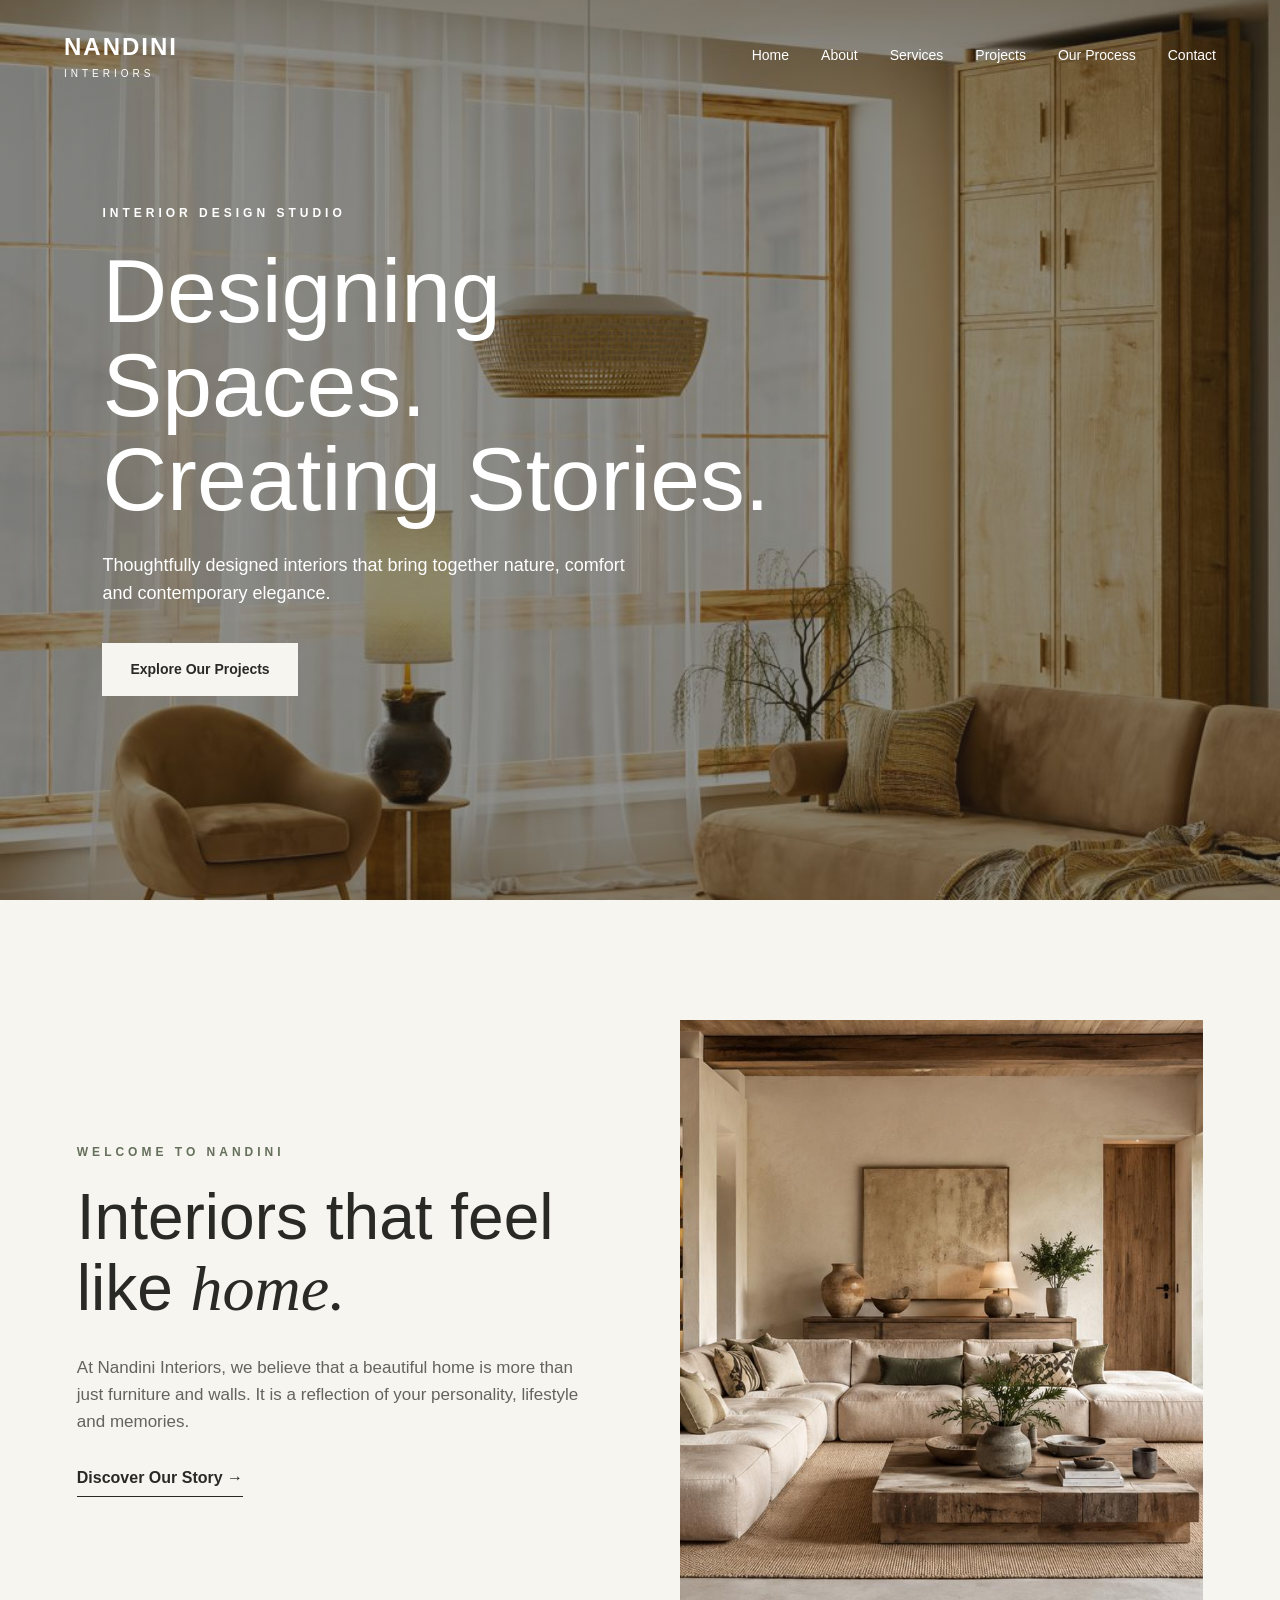
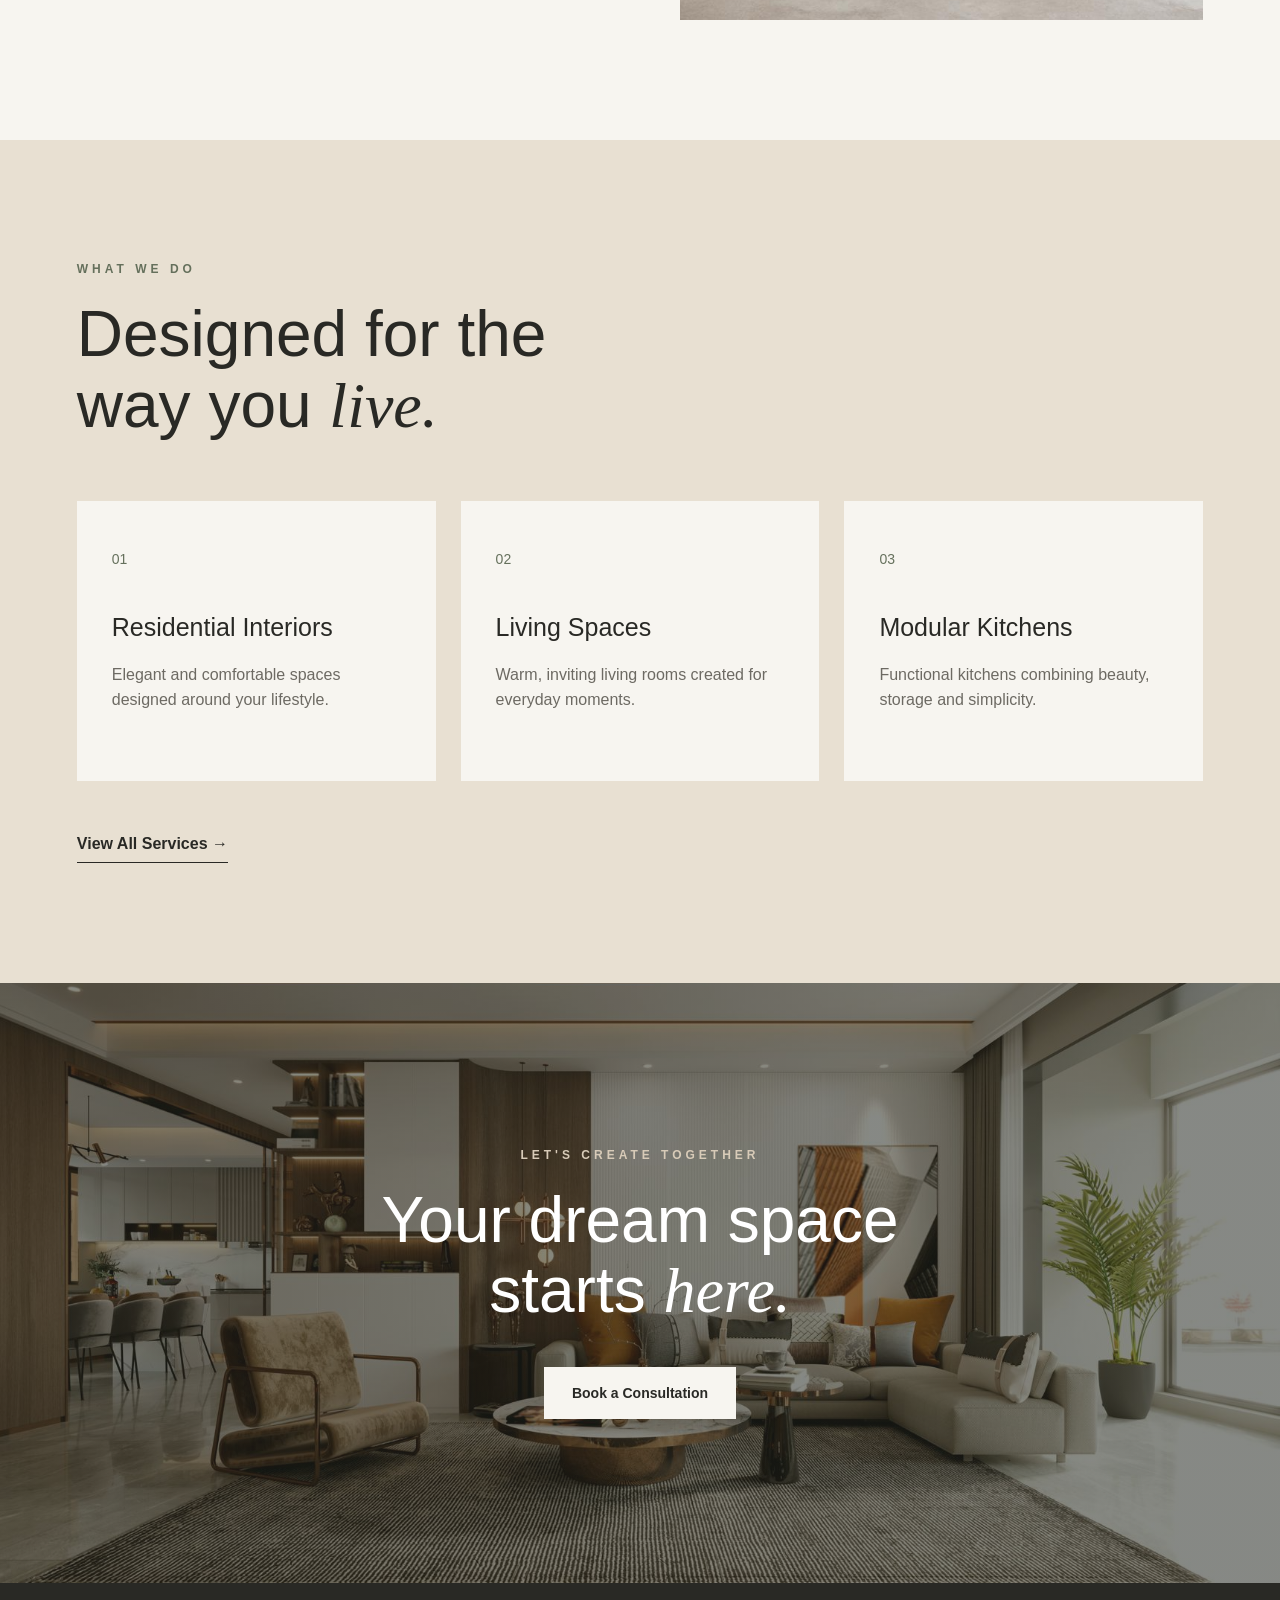
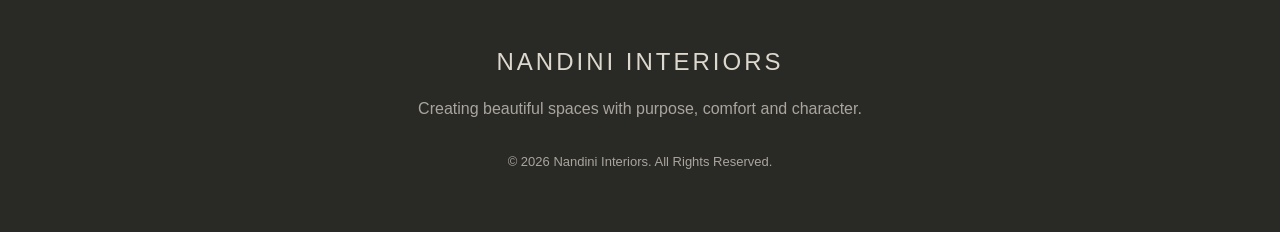
<file: index.html>
<!DOCTYPE html>
<html lang="en">
<head>
    <meta charset="UTF-8">
    <meta name="viewport" content="width=device-width, initial-scale=1.0">

    <title>Nandini Interiors | Interior Design Studio</title>

    <link rel="stylesheet" href="css/style.css">
</head>

<body>

    <!-- Navigation -->
    <header>
        <nav class="navbar">

            <div class="logo">
                NANDINI<span>INTERIORS</span>
            </div>

            <ul class="nav-links">
                <li><a href="index.html">Home</a></li>
                <li><a href="about.html">About</a></li>
                <li><a href="services.html">Services</a></li>
                <li><a href="projects.html">Projects</a></li>
                <li><a href="process.html">Our Process</a></li>
                <li><a href="contact.html">Contact</a></li>
            </ul>

            <button class="menu-btn">☰</button>

        </nav>
    </header>


    <!-- Hero Section -->
    <main>

        <section class="hero">

            <div class="hero-content">

                <p class="small-title">
                    INTERIOR DESIGN STUDIO
                </p>

                <h1>
                    Designing Spaces.<br>
                    Creating Stories.
                </h1>

                <p class="hero-text">
                    Thoughtfully designed interiors that bring together
                    nature, comfort and contemporary elegance.
                </p>

                <a href="projects.html" class="hero-btn">
                    Explore Our Projects
                </a>

            </div>

        </section>


        <!-- Introduction -->
        <section class="intro">

            <div class="intro-text">

                <p class="section-label">WELCOME TO NANDINI</p>

                <h2>
                    Interiors that feel<br>
                    like <em>home.</em>
                </h2>

                <p>
                    At Nandini Interiors, we believe that a beautiful
                    home is more than just furniture and walls.
                    It is a reflection of your personality, lifestyle
                    and memories.
                </p>

                <a href="about.html" class="text-link">
                    Discover Our Story →
                </a>

            </div>

            <div class="intro-image">
                <img src="images/living-room.jpg"
                     alt="Nandini Interiors living room">
            </div>

        </section>


        <!-- Services Preview -->
        <section class="services-preview">

            <div class="section-heading">

                <p class="section-label">WHAT WE DO</p>

                <h2>
                    Designed for the<br>
                    way you <em>live.</em>
                </h2>

            </div>

            <div class="service-cards">

                <div class="service-card">
                    <span>01</span>
                    <h3>Residential Interiors</h3>
                    <p>
                        Elegant and comfortable spaces
                        designed around your lifestyle.
                    </p>
                </div>

                <div class="service-card">
                    <span>02</span>
                    <h3>Living Spaces</h3>
                    <p>
                        Warm, inviting living rooms created
                        for everyday moments.
                    </p>
                </div>

                <div class="service-card">
                    <span>03</span>
                    <h3>Modular Kitchens</h3>
                    <p>
                        Functional kitchens combining
                        beauty, storage and simplicity.
                    </p>
                </div>

            </div>

            <a href="services.html" class="text-link">
                View All Services →
            </a>

        </section>


        <!-- Call To Action -->
        <section class="cta">

            <div class="cta-content">

                <p class="section-label">LET'S CREATE TOGETHER</p>

                <h2>
                    Your dream space<br>
                    starts <em>here.</em>
                </h2>

                <a href="contact.html" class="hero-btn">
                    Book a Consultation
                </a>

            </div>

        </section>

    </main>


    <!-- Footer -->
    <footer>

        <div class="footer-logo">
            NANDINI INTERIORS
        </div>

        <p>
            Creating beautiful spaces with purpose,
            comfort and character.
        </p>

        <p class="copyright">
            © 2026 Nandini Interiors. All Rights Reserved.
        </p>

    </footer>


    <script src="js/script.js"></script>

</body>
</html>
</file>
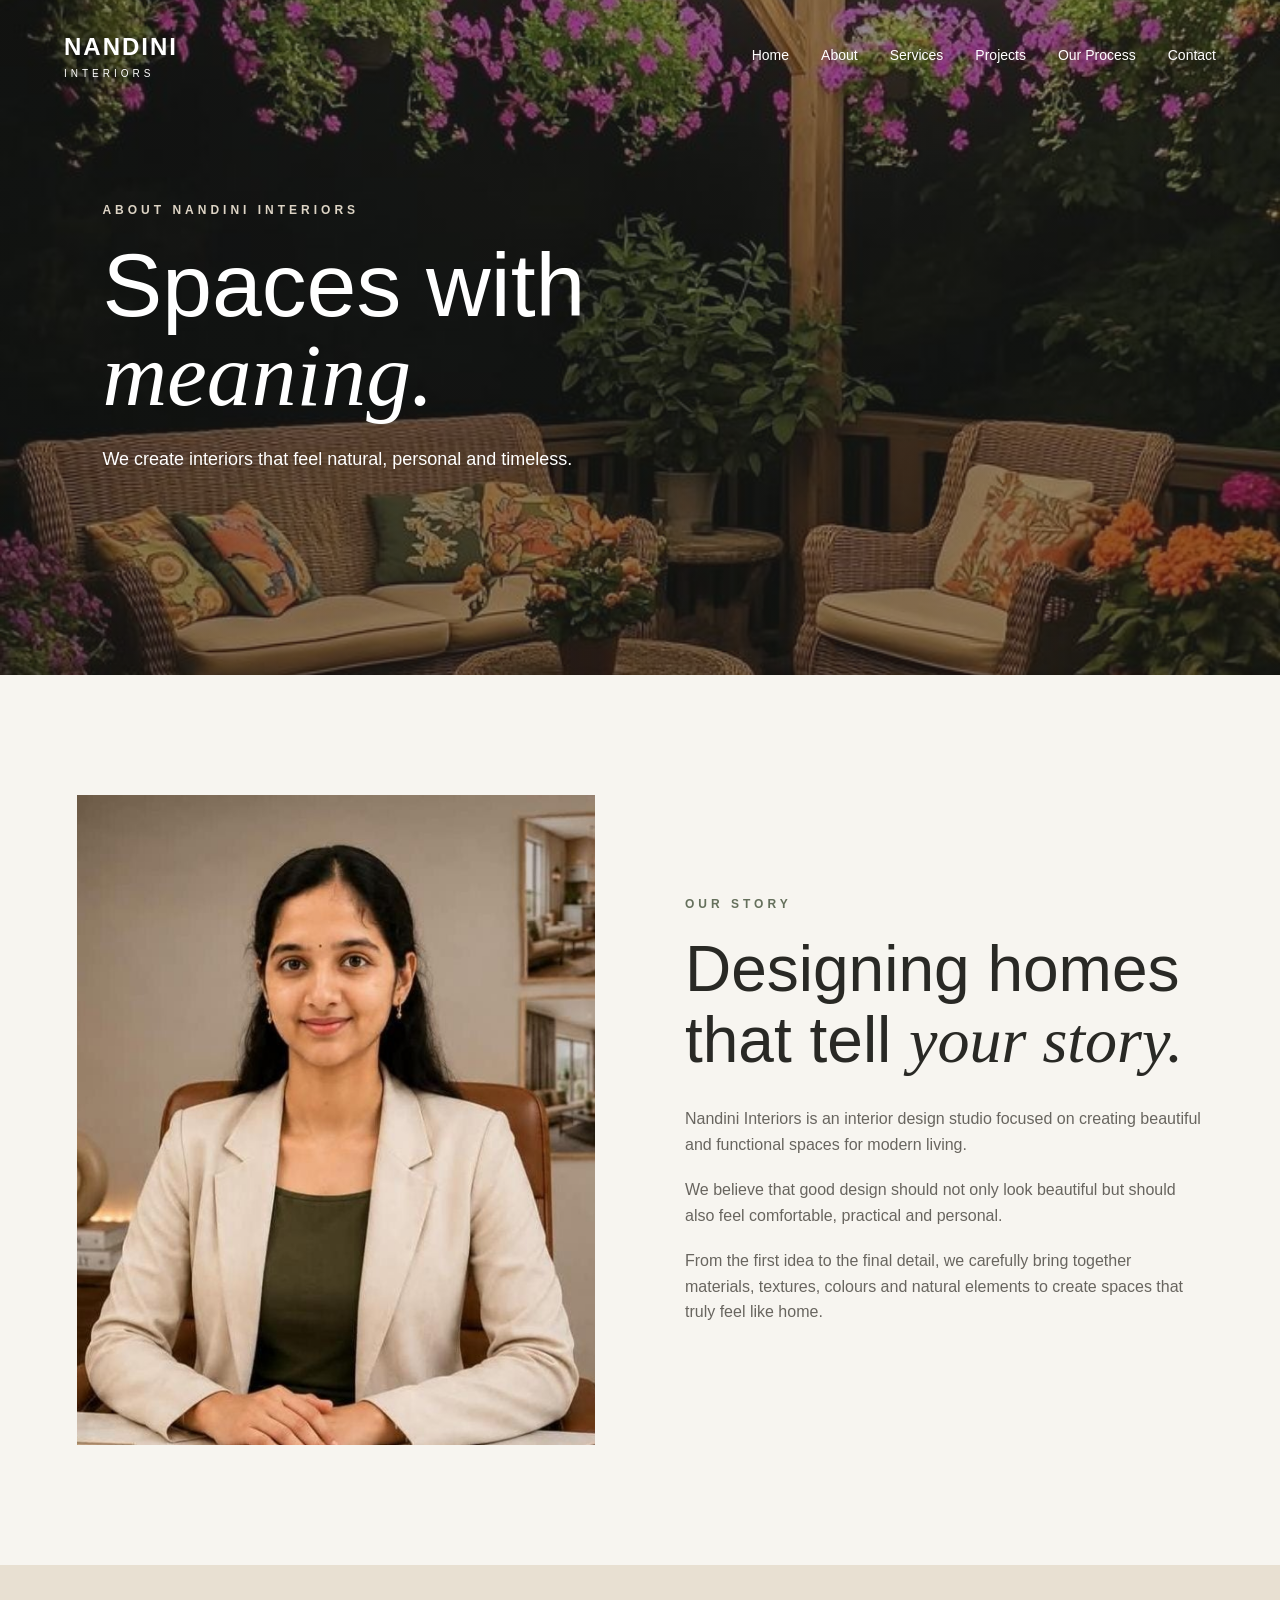
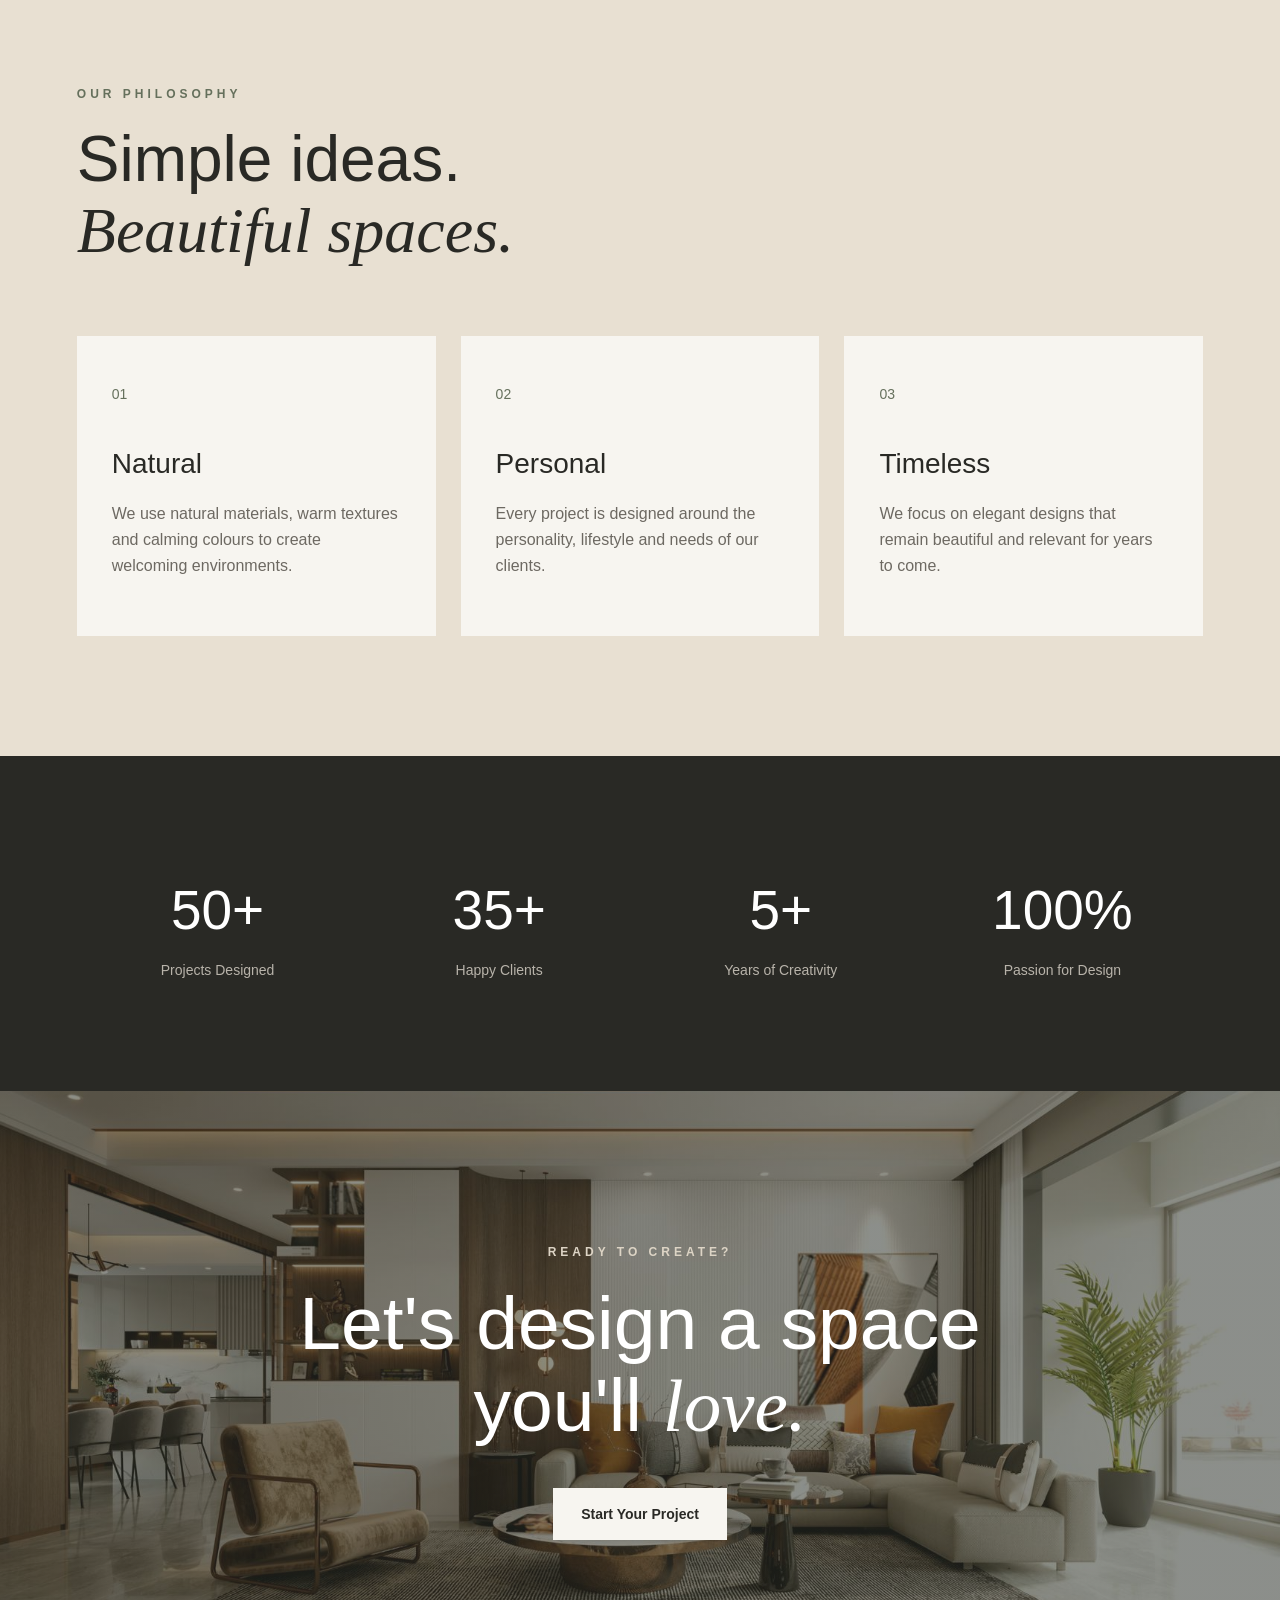
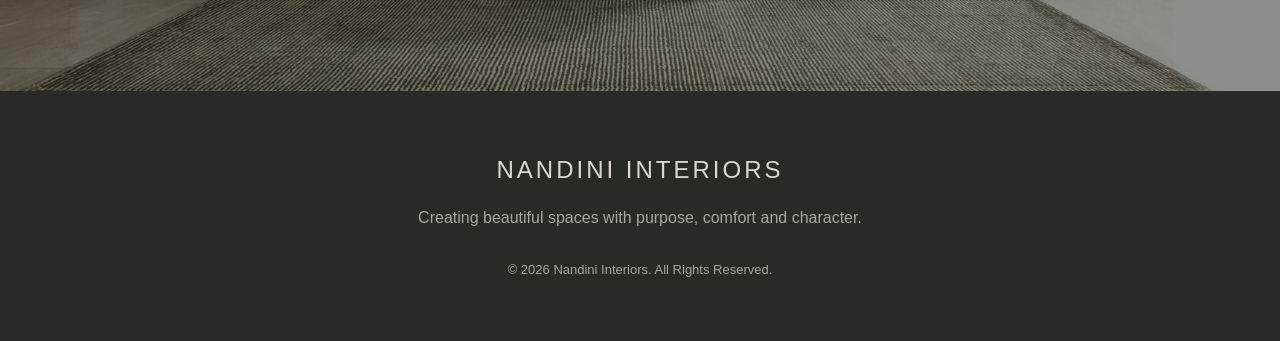
<file: about.html>
<!DOCTYPE html>
<html lang="en">

<head>
    <meta charset="UTF-8">
    <meta name="viewport" content="width=device-width, initial-scale=1.0">

    <title>About Us | Nandini Interiors</title>

    <link rel="stylesheet" href="css/style.css">
</head>

<body>

    <!-- Navigation -->
    <header>

        <nav class="navbar">

            <div class="logo">
                NANDINI
                <span>INTERIORS</span>
            </div>

            <ul class="nav-links">

                <li>
                    <a href="index.html">Home</a>
                </li>

                <li>
                    <a href="about.html">About</a>
                </li>

                <li>
                    <a href="services.html">Services</a>
                </li>

                <li>
                    <a href="projects.html">Projects</a>
                </li>

                <li>
                    <a href="process.html">Our Process</a>
                </li>

                <li>
                    <a href="contact.html">Contact</a>
                </li>

            </ul>

            <button class="menu-btn">☰</button>

        </nav>

    </header>


    <!-- About Hero -->

    <section class="about-hero">

        <div class="about-hero-content">

            <p class="section-label">
                ABOUT NANDINI INTERIORS
            </p>

            <h1>
                Spaces with<br>
                <em>meaning.</em>
            </h1>

            <p>
                We create interiors that feel natural,
                personal and timeless.
            </p>

        </div>

    </section>


    <!-- Our Story -->

    <section class="about-story">

        <div class="about-story-image">

            <img src="images/about.jpg"
                 alt="Nandini Interiors design">

        </div>


        <div class="about-story-content">

            <p class="section-label">
                OUR STORY
            </p>

            <h2>
                Designing homes<br>
                that tell <em>your story.</em>
            </h2>

            <p>
                Nandini Interiors is an interior design studio
                focused on creating beautiful and functional
                spaces for modern living.
            </p>

            <p>
                We believe that good design should not only
                look beautiful but should also feel comfortable,
                practical and personal.
            </p>

            <p>
                From the first idea to the final detail,
                we carefully bring together materials,
                textures, colours and natural elements to
                create spaces that truly feel like home.
            </p>

        </div>

    </section>


    <!-- Design Philosophy -->

    <section class="philosophy">

        <div class="philosophy-heading">

            <p class="section-label">
                OUR PHILOSOPHY
            </p>

            <h2>
                Simple ideas.<br>
                <em>Beautiful spaces.</em>
            </h2>

        </div>


        <div class="philosophy-cards">

            <div class="philosophy-card">

                <span>01</span>

                <h3>Natural</h3>

                <p>
                    We use natural materials, warm textures
                    and calming colours to create welcoming
                    environments.
                </p>

            </div>


            <div class="philosophy-card">

                <span>02</span>

                <h3>Personal</h3>

                <p>
                    Every project is designed around the
                    personality, lifestyle and needs of our
                    clients.
                </p>

            </div>


            <div class="philosophy-card">

                <span>03</span>

                <h3>Timeless</h3>

                <p>
                    We focus on elegant designs that remain
                    beautiful and relevant for years to come.
                </p>

            </div>

        </div>

    </section>


    <!-- Numbers -->

    <section class="numbers">

        <div class="number-box">

            <h2>50+</h2>

            <p>
                Projects Designed
            </p>

        </div>


        <div class="number-box">

            <h2>35+</h2>

            <p>
                Happy Clients
            </p>

        </div>


        <div class="number-box">

            <h2>5+</h2>

            <p>
                Years of Creativity
            </p>

        </div>


        <div class="number-box">

            <h2>100%</h2>

            <p>
                Passion for Design
            </p>

        </div>

    </section>


    <!-- Call To Action -->

    <section class="about-cta">

        <p class="section-label">
            READY TO CREATE?
        </p>

        <h2>
            Let's design a space<br>
            you'll <em>love.</em>
        </h2>

        <a href="contact.html" class="hero-btn">
            Start Your Project
        </a>

    </section>


    <!-- Footer -->

    <footer>

        <div class="footer-logo">
            NANDINI INTERIORS
        </div>

        <p>
            Creating beautiful spaces with purpose,
            comfort and character.
        </p>

        <p class="copyright">
            © 2026 Nandini Interiors. All Rights Reserved.
        </p>

    </footer>


    <script src="js/script.js"></script>

</body>

</html>
</file>
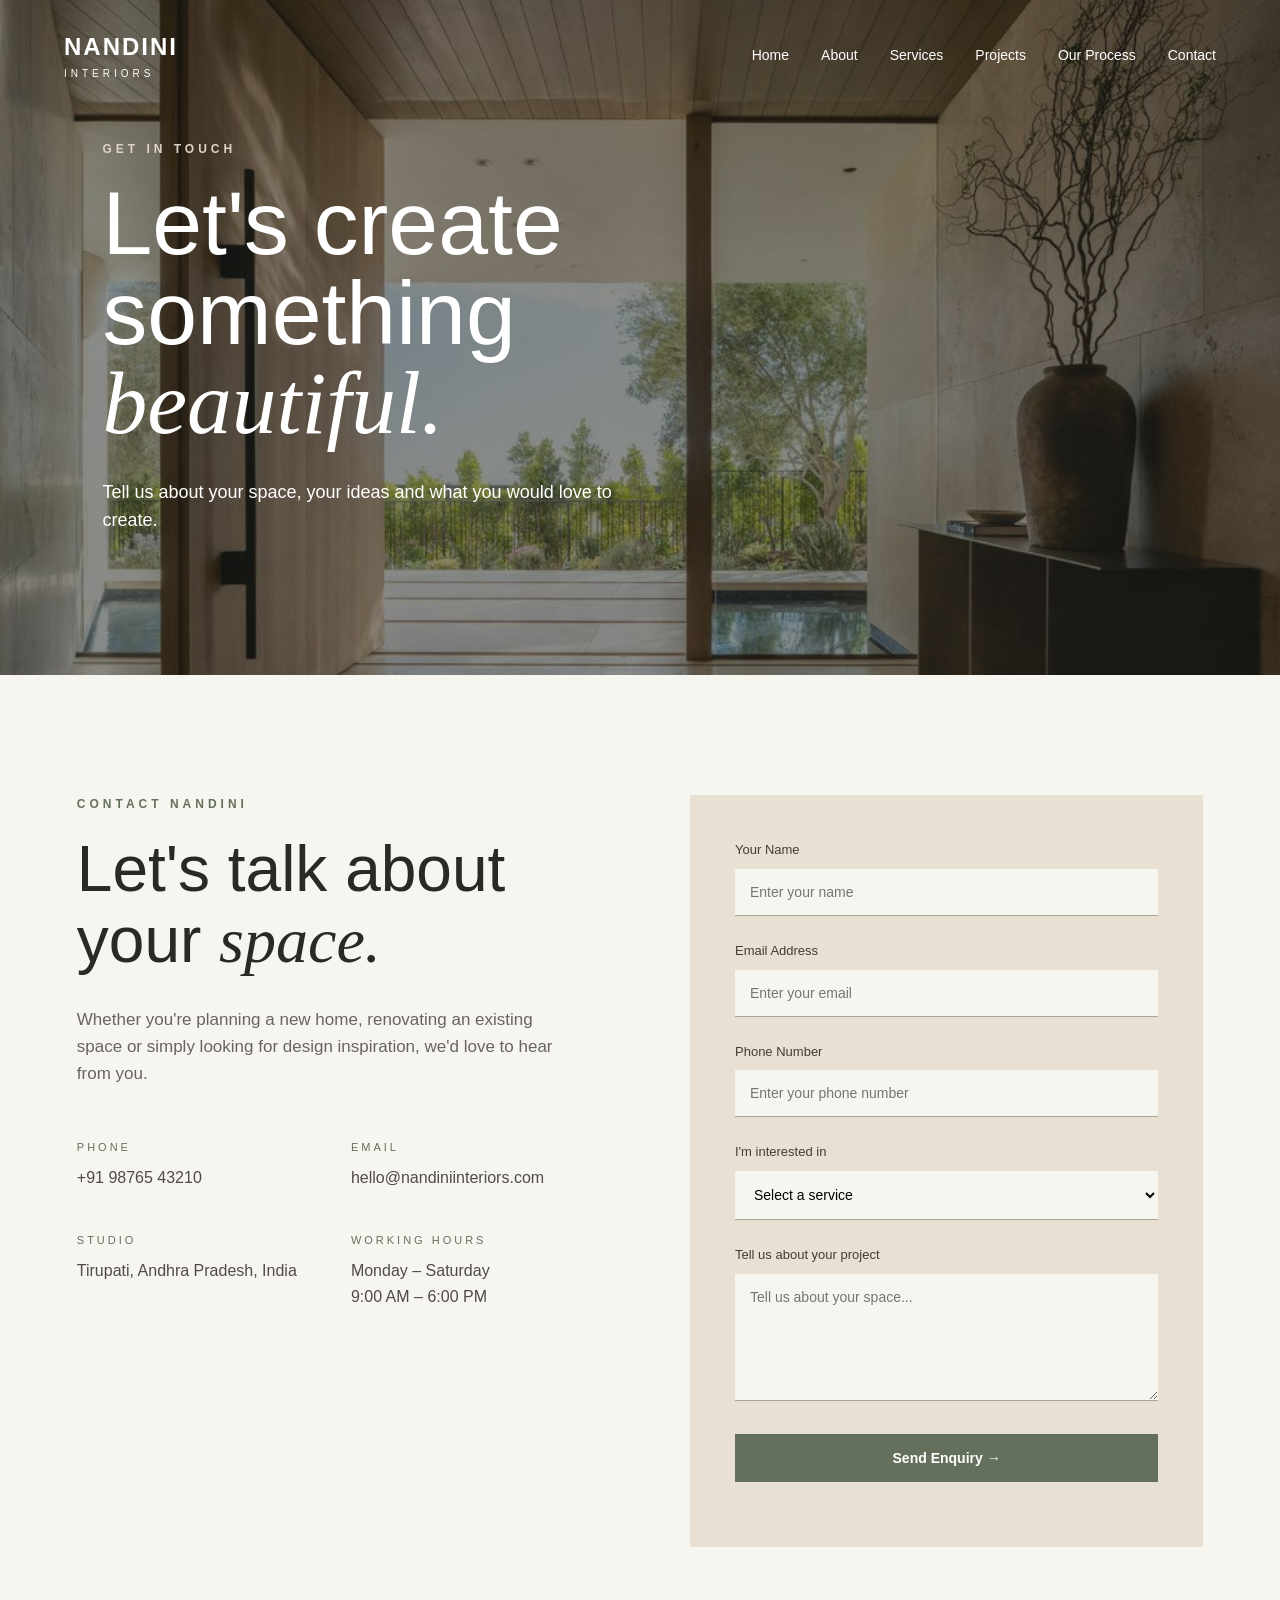
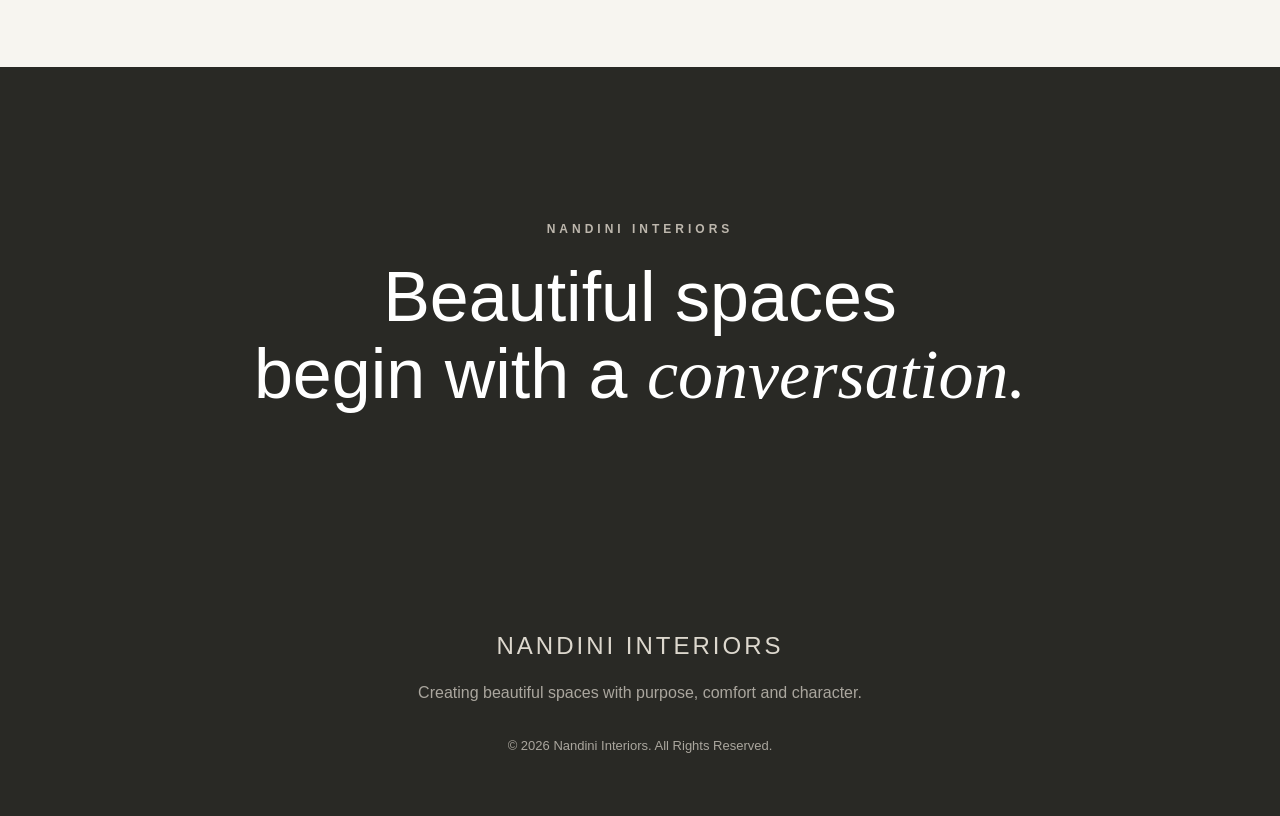
<file: contact.html>
<!DOCTYPE html>
<html lang="en">

<head>
    <meta charset="UTF-8">
    <meta name="viewport" content="width=device-width, initial-scale=1.0">

    <title>Contact | Nandini Interiors</title>

    <link rel="stylesheet" href="css/style.css">
</head>

<body>

    <!-- Navigation -->
    <header>

        <nav class="navbar">

            <div class="logo">
                NANDINI
                <span>INTERIORS</span>
            </div>

            <ul class="nav-links">

                <li><a href="index.html">Home</a></li>

                <li><a href="about.html">About</a></li>

                <li><a href="services.html">Services</a></li>

                <li><a href="projects.html">Projects</a></li>

                <li><a href="process.html">Our Process</a></li>

                <li><a href="contact.html">Contact</a></li>

            </ul>

            <button class="menu-btn">☰</button>

        </nav>

    </header>


    <!-- Contact Hero -->

    <section class="contact-hero">

        <div class="contact-hero-content">

            <p class="section-label">
                GET IN TOUCH
            </p>

            <h1>
                Let's create<br>
                something <em>beautiful.</em>
            </h1>

            <p>
                Tell us about your space, your ideas and
                what you would love to create.
            </p>

        </div>

    </section>


    <!-- Contact Section -->

    <section class="contact-section">

        <!-- Contact Information -->

        <div class="contact-info">

            <p class="section-label">
                CONTACT NANDINI
            </p>

            <h2>
                Let's talk about<br>
                your <em>space.</em>
            </h2>

            <p class="contact-description">
                Whether you're planning a new home, renovating
                an existing space or simply looking for design
                inspiration, we'd love to hear from you.
            </p>


            <div class="contact-details">

                <div class="contact-item">

                    <span>PHONE</span>

                    <p>+91 98765 43210</p>

                </div>


                <div class="contact-item">

                    <span>EMAIL</span>

                    <p>hello@nandiniinteriors.com</p>

                </div>


                <div class="contact-item">

                    <span>STUDIO</span>

                    <p>
                        Tirupati, Andhra Pradesh, India
                    </p>

                </div>


                <div class="contact-item">

                    <span>WORKING HOURS</span>

                    <p>
                        Monday – Saturday<br>
                        9:00 AM – 6:00 PM
                    </p>

                </div>

            </div>

        </div>


        <!-- Contact Form -->

        <div class="contact-form-container">

            <form id="contactForm">

                <div class="form-group">

                    <label for="name">
                        Your Name
                    </label>

                    <input
                        type="text"
                        id="name"
                        name="name"
                        placeholder="Enter your name"
                    >

                    <small class="error-message" id="nameError"></small>

                </div>


                <div class="form-group">

                    <label for="email">
                        Email Address
                    </label>

                    <input
                        type="email"
                        id="email"
                        name="email"
                        placeholder="Enter your email"
                    >

                    <small class="error-message" id="emailError"></small>

                </div>


                <div class="form-group">

                    <label for="phone">
                        Phone Number
                    </label>

                    <input
                        type="tel"
                        id="phone"
                        name="phone"
                        placeholder="Enter your phone number"
                    >

                    <small class="error-message" id="phoneError"></small>

                </div>


                <div class="form-group">

                    <label for="service">
                        I'm interested in
                    </label>

                    <select id="service" name="service">

                        <option value="">
                            Select a service
                        </option>

                        <option value="home">
                            Complete Home Interior
                        </option>

                        <option value="living">
                            Living Room
                        </option>

                        <option value="bedroom">
                            Bedroom
                        </option>

                        <option value="kitchen">
                            Modular Kitchen
                        </option>

                        <option value="office">
                            Office Interior
                        </option>

                    </select>

                    <small class="error-message" id="serviceError"></small>

                </div>


                <div class="form-group">

                    <label for="message">
                        Tell us about your project
                    </label>

                    <textarea
                        id="message"
                        name="message"
                        rows="6"
                        placeholder="Tell us about your space..."
                    ></textarea>

                    <small class="error-message" id="messageError"></small>

                </div>


                <button
                    type="submit"
                    class="form-submit"
                >
                    Send Enquiry →
                </button>


                <p id="formSuccess" class="form-success"></p>

            </form>

        </div>

    </section>


    <!-- Final CTA -->

    <section class="contact-bottom">

        <p class="section-label">
            NANDINI INTERIORS
        </p>

        <h2>
            Beautiful spaces<br>
            begin with a <em>conversation.</em>
        </h2>

    </section>


    <!-- Footer -->

    <footer>

        <div class="footer-logo">
            NANDINI INTERIORS
        </div>

        <p>
            Creating beautiful spaces with purpose,
            comfort and character.
        </p>

        <p class="copyright">
            © 2026 Nandini Interiors. All Rights Reserved.
        </p>

    </footer>


    <script src="js/script.js"></script>

</body>

</html>
</file>
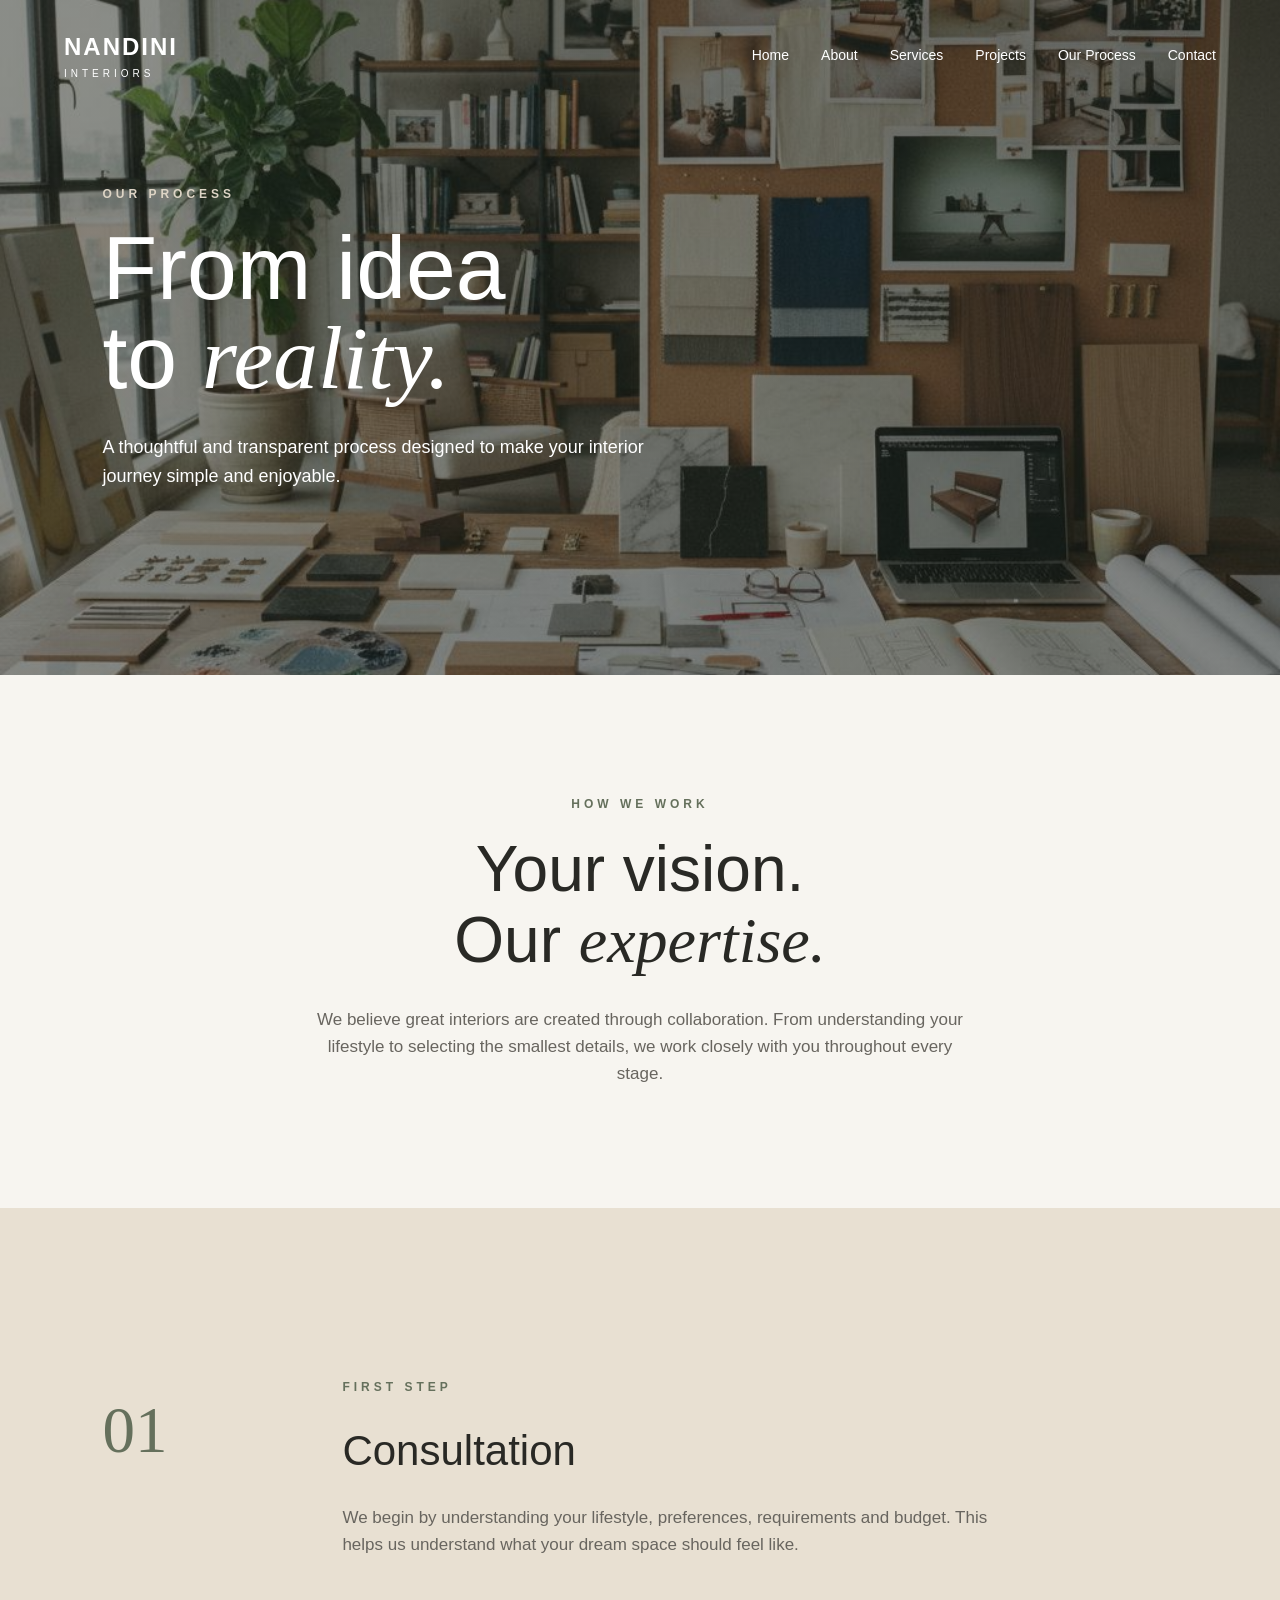
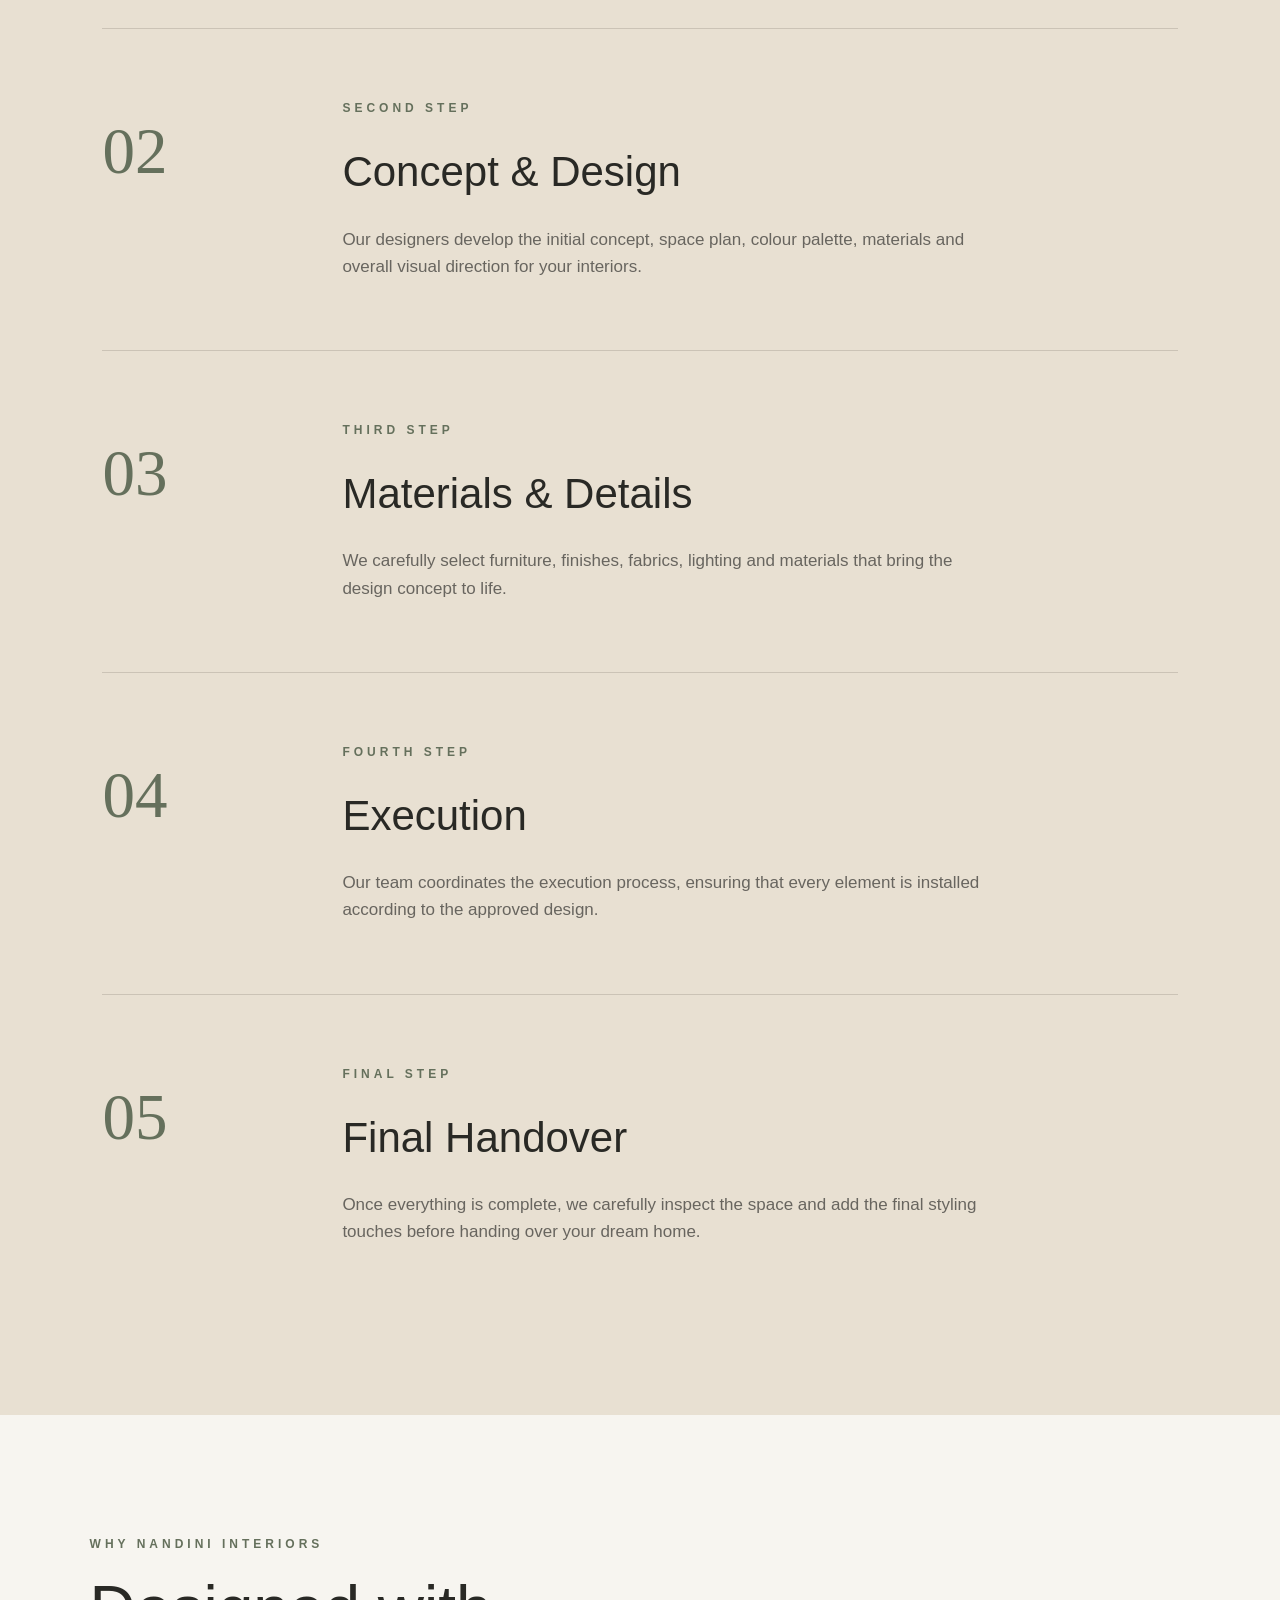
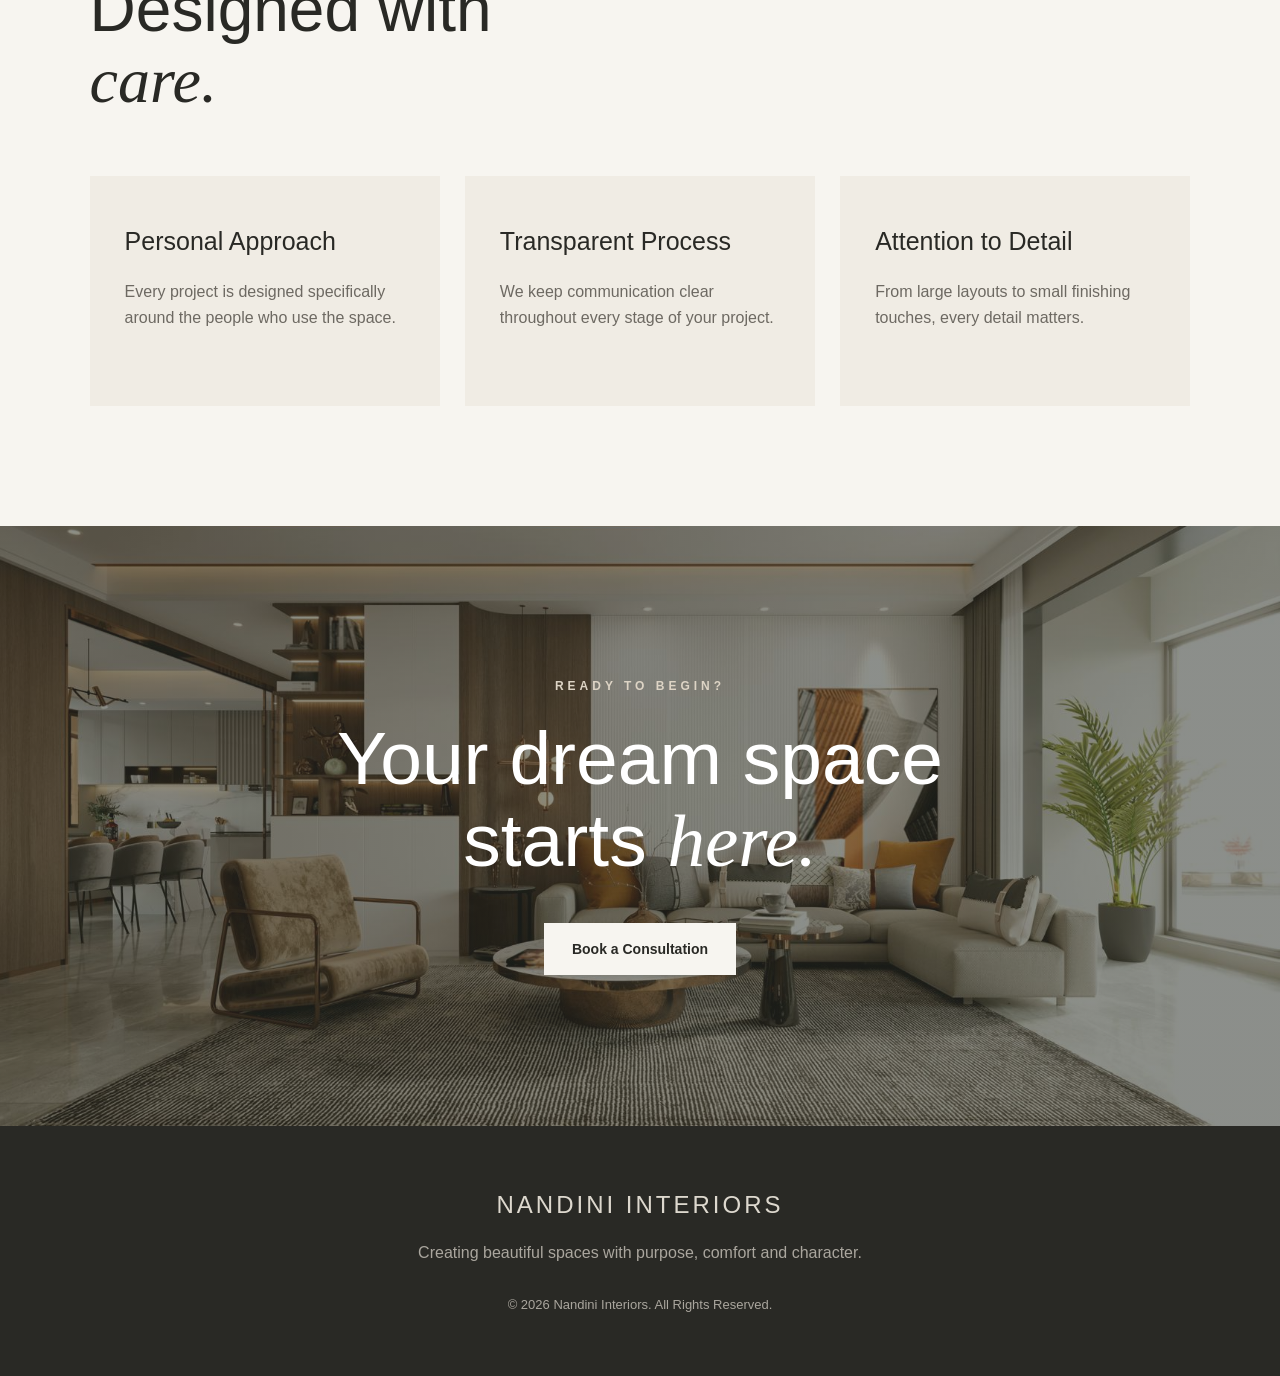
<file: process.html>
<!DOCTYPE html>
<html lang="en">

<head>
    <meta charset="UTF-8">
    <meta name="viewport" content="width=device-width, initial-scale=1.0">

    <title>Our Process | Nandini Interiors</title>

    <link rel="stylesheet" href="css/style.css">
</head>

<body>

    <!-- Navigation -->
    <header>

        <nav class="navbar">

            <div class="logo">
                NANDINI
                <span>INTERIORS</span>
            </div>

            <ul class="nav-links">

                <li><a href="index.html">Home</a></li>

                <li><a href="about.html">About</a></li>

                <li><a href="services.html">Services</a></li>

                <li><a href="projects.html">Projects</a></li>

                <li><a href="process.html">Our Process</a></li>

                <li><a href="contact.html">Contact</a></li>

            </ul>

            <button class="menu-btn">☰</button>

        </nav>

    </header>


    <!-- Process Hero -->

    <section class="process-hero">

        <div class="process-hero-content">

            <p class="section-label">
                OUR PROCESS
            </p>

            <h1>
                From idea<br>
                to <em>reality.</em>
            </h1>

            <p>
                A thoughtful and transparent process designed
                to make your interior journey simple and enjoyable.
            </p>

        </div>

    </section>


    <!-- Process Introduction -->

    <section class="process-intro">

        <p class="section-label">
            HOW WE WORK
        </p>

        <h2>
            Your vision.<br>
            Our <em>expertise.</em>
        </h2>

        <p>
            We believe great interiors are created through
            collaboration. From understanding your lifestyle
            to selecting the smallest details, we work closely
            with you throughout every stage.
        </p>

    </section>


    <!-- Process Steps -->

    <section class="process-steps">

        <!-- Step 01 -->

        <div class="process-step">

            <div class="step-number">
                01
            </div>

            <div class="step-content">

                <p class="section-label">
                    FIRST STEP
                </p>

                <h2>
                    Consultation
                </h2>

                <p>
                    We begin by understanding your lifestyle,
                    preferences, requirements and budget.
                    This helps us understand what your dream
                    space should feel like.
                </p>

            </div>

        </div>


        <!-- Step 02 -->

        <div class="process-step">

            <div class="step-number">
                02
            </div>

            <div class="step-content">

                <p class="section-label">
                    SECOND STEP
                </p>

                <h2>
                    Concept & Design
                </h2>

                <p>
                    Our designers develop the initial concept,
                    space plan, colour palette, materials and
                    overall visual direction for your interiors.
                </p>

            </div>

        </div>


        <!-- Step 03 -->

        <div class="process-step">

            <div class="step-number">
                03
            </div>

            <div class="step-content">

                <p class="section-label">
                    THIRD STEP
                </p>

                <h2>
                    Materials & Details
                </h2>

                <p>
                    We carefully select furniture, finishes,
                    fabrics, lighting and materials that bring
                    the design concept to life.
                </p>

            </div>

        </div>


        <!-- Step 04 -->

        <div class="process-step">

            <div class="step-number">
                04
            </div>

            <div class="step-content">

                <p class="section-label">
                    FOURTH STEP
                </p>

                <h2>
                    Execution
                </h2>

                <p>
                    Our team coordinates the execution process,
                    ensuring that every element is installed
                    according to the approved design.
                </p>

            </div>

        </div>


        <!-- Step 05 -->

        <div class="process-step">

            <div class="step-number">
                05
            </div>

            <div class="step-content">

                <p class="section-label">
                    FINAL STEP
                </p>

                <h2>
                    Final Handover
                </h2>

                <p>
                    Once everything is complete, we carefully
                    inspect the space and add the final styling
                    touches before handing over your dream home.
                </p>

            </div>

        </div>

    </section>


    <!-- Why Choose Us -->

    <section class="process-values">

        <div class="process-values-heading">

            <p class="section-label">
                WHY NANDINI INTERIORS
            </p>

            <h2>
                Designed with<br>
                <em>care.</em>
            </h2>

        </div>


        <div class="value-grid">

            <div class="value-card">

                <h3>Personal Approach</h3>

                <p>
                    Every project is designed specifically
                    around the people who use the space.
                </p>

            </div>


            <div class="value-card">

                <h3>Transparent Process</h3>

                <p>
                    We keep communication clear throughout
                    every stage of your project.
                </p>

            </div>


            <div class="value-card">

                <h3>Attention to Detail</h3>

                <p>
                    From large layouts to small finishing
                    touches, every detail matters.
                </p>

            </div>

        </div>

    </section>


    <!-- CTA -->

    <section class="about-cta">

        <p class="section-label">
            READY TO BEGIN?
        </p>

        <h2>
            Your dream space<br>
            starts <em>here.</em>
        </h2>

        <a href="contact.html" class="hero-btn">
            Book a Consultation
        </a>

    </section>


    <!-- Footer -->

    <footer>

        <div class="footer-logo">
            NANDINI INTERIORS
        </div>

        <p>
            Creating beautiful spaces with purpose,
            comfort and character.
        </p>

        <p class="copyright">
            © 2026 Nandini Interiors. All Rights Reserved.
        </p>

    </footer>


    <script src="js/script.js"></script>

</body>

</html>
</file>
<file: css/style.css>
/* ================================
   BASIC RESET
================================ */

* {
    margin: 0;
    padding: 0;
    box-sizing: border-box;
}

html {
    scroll-behavior: smooth;
}

body {
    font-family: Arial, sans-serif;
    background: #f7f5f0;
    color: #292925;
    line-height: 1.6;
}


/* ================================
   NAVIGATION
================================ */

header {
    position: absolute;
    top: 0;
    left: 0;
    width: 100%;
    z-index: 1000;
}

.navbar {
    width: 90%;
    max-width: 1400px;
    margin: auto;
    padding: 28px 0;

    display: flex;
    align-items: center;
    justify-content: space-between;
}

.logo {
    font-size: 24px;
    font-weight: bold;
    letter-spacing: 2px;
    color: white;
}

.logo span {
    display: block;
    font-size: 10px;
    letter-spacing: 4px;
    font-weight: normal;
}

.nav-links {
    display: flex;
    list-style: none;
    gap: 32px;
}

.nav-links a {
    color: white;
    text-decoration: none;
    font-size: 14px;
    transition: 0.3s;
}

.nav-links a:hover {
    color: #d8cbb8;
}

.menu-btn {
    display: none;
    background: none;
    border: none;
    color: white;
    font-size: 28px;
    cursor: pointer;
}


/* ================================
   HERO
================================ */

.hero {
    min-height: 100vh;

    background:
        linear-gradient(
            rgba(25, 28, 23, 0.45),
            rgba(25, 28, 23, 0.45)
        ),
        url("../images/hero.jpg");

    background-size: cover;
    background-position: center;

    display: flex;
    align-items: center;
    padding: 0 8%;
}

.hero-content {
    max-width: 720px;
    color: white;
}

.small-title,
.section-label {
    font-size: 12px;
    letter-spacing: 4px;
    font-weight: bold;
    margin-bottom: 20px;
}

.hero h1 {
    font-size: clamp(48px, 7vw, 90px);
    line-height: 1.05;
    font-weight: 400;
    margin-bottom: 25px;
}

.hero-text {
    max-width: 550px;
    font-size: 18px;
    margin-bottom: 35px;
}

.hero-btn {
    display: inline-block;
    padding: 15px 28px;

    background: #f7f5f0;
    color: #292925;

    text-decoration: none;
    font-size: 14px;
    font-weight: bold;

    transition: 0.3s;
}

.hero-btn:hover {
    background: #65705c;
    color: white;
    transform: translateY(-3px);
}


/* ================================
   INTRODUCTION
================================ */

.intro {
    width: 88%;
    max-width: 1300px;
    margin: auto;
    padding: 120px 0;

    display: grid;
    grid-template-columns: 1fr 1fr;
    gap: 80px;

    align-items: center;
}

.intro-text {
    max-width: 550px;
}

.section-label {
    color: #65705c;
}

.intro h2,
.services-preview h2,
.cta h2 {
    font-size: clamp(40px, 5vw, 65px);
    line-height: 1.1;
    font-weight: 400;
    margin-bottom: 30px;
}

em {
    font-family: Georgia, serif;
    font-weight: normal;
}

.intro-text > p:not(.section-label) {
    color: #66635d;
    font-size: 17px;
    margin-bottom: 30px;
}

.intro-image {
    height: 600px;
    overflow: hidden;
}

.intro-image img {
    width: 100%;
    height: 100%;
    object-fit: cover;
    transition: transform 0.7s ease;
}

.intro-image:hover img {
    transform: scale(1.04);
}

.text-link {
    display: inline-block;
    color: #292925;
    text-decoration: none;
    font-weight: bold;
    border-bottom: 1px solid #292925;
    padding-bottom: 5px;
    transition: 0.3s;
}

.text-link:hover {
    color: #65705c;
    border-color: #65705c;
}


/* ================================
   SERVICES
================================ */

.services-preview {
    background: #e8e0d2;
    padding: 120px 6%;
}

.section-heading {
    max-width: 700px;
    margin-bottom: 60px;
}

.service-cards {
    max-width: 1300px;
    margin: auto;

    display: grid;
    grid-template-columns: repeat(3, 1fr);
    gap: 25px;

    margin-bottom: 50px;
}

.service-card {
    background: #f7f5f0;
    padding: 45px 35px;
    min-height: 280px;

    transition: 0.4s;
}

.service-card:hover {
    transform: translateY(-8px);
}

.service-card span {
    color: #65705c;
    font-size: 14px;
}

.service-card h3 {
    font-size: 25px;
    font-weight: 400;
    margin: 35px 0 15px;
}

.service-card p {
    color: #6d6a63;
}


/* ================================
   CALL TO ACTION
================================ */

.cta {
    min-height: 600px;

    background:
        linear-gradient(
            rgba(35, 39, 32, 0.55),
            rgba(35, 39, 32, 0.55)
        ),
        url("../images/cta.jpg");

    background-size: cover;
    background-position: center;

    display: flex;
    align-items: center;
    justify-content: center;

    text-align: center;
    color: white;
}

.cta .section-label {
    color: #d8cbb8;
}

.cta h2 {
    margin-bottom: 40px;
}


/* ================================
   FOOTER
================================ */

footer {
    background: #292925;
    color: #ddd8ce;
    text-align: center;
    padding: 60px 20px;
}

.footer-logo {
    font-size: 24px;
    letter-spacing: 3px;
    margin-bottom: 15px;
}

footer p {
    color: #aaa69e;
}

.copyright {
    margin-top: 30px;
    font-size: 13px;
}


/* ================================
   RESPONSIVE DESIGN
================================ */

@media (max-width: 900px) {

    .nav-links {
        display: none;
    }

    .menu-btn {
        display: block;
    }

    .intro {
        grid-template-columns: 1fr;
        gap: 50px;
        padding: 80px 0;
    }

    .intro-image {
        height: 500px;
    }

    .service-cards {
        grid-template-columns: 1fr;
    }

    .services-preview {
        padding: 80px 6%;
    }
}


@media (max-width: 600px) {

    .navbar {
        width: 86%;
    }

    .hero {
        padding: 0 7%;
    }

    .hero h1 {
        font-size: 48px;
    }

    .hero-text {
        font-size: 16px;
    }

    .intro {
        width: 86%;
    }

    .intro-image {
        height: 400px;
    }

    .intro h2,
    .services-preview h2,
    .cta h2 {
        font-size: 42px;
    }

    .cta {
        min-height: 500px;
        padding: 30px;
    }
}
/* =================================
   ABOUT PAGE
================================= */

.about-hero {
    min-height: 75vh;

    background:
        linear-gradient(
            rgba(30, 34, 29, 0.48),
            rgba(30, 34, 29, 0.48)
        ),
        url("../images/about2.jpg");

    background-size: cover;
    background-position: center;

    display: flex;
    align-items: center;

    padding: 0 8%;

    color: white;
}

.about-hero-content {
    max-width: 700px;
}

.about-hero h1 {
    font-size: clamp(55px, 7vw, 90px);
    line-height: 1;
    font-weight: 400;
    margin-bottom: 25px;
}

.about-hero .section-label {
    color: #ddd4c5;
}

.about-hero-content > p:last-child {
    font-size: 18px;
}


/* =================================
   OUR STORY
================================= */

.about-story {
    width: 88%;
    max-width: 1300px;

    margin: auto;
    padding: 120px 0;

    display: grid;
    grid-template-columns: 1fr 1fr;

    gap: 90px;

    align-items: center;
}

.about-story-image {
    height: 650px;
    overflow: hidden;
}

.about-story-image img {
    width: 100%;
    height: 100%;

    object-fit: cover;

    transition: transform 0.7s ease;
}

.about-story-image:hover img {
    transform: scale(1.04);
}

.about-story-content {
    max-width: 550px;
}

.about-story-content h2 {
    font-size: clamp(40px, 5vw, 65px);
    line-height: 1.1;
    font-weight: 400;

    margin-bottom: 30px;
}

.about-story-content p:not(.section-label) {
    color: #68655f;
    font-size: 16px;

    margin-bottom: 20px;
}


/* =================================
   PHILOSOPHY
================================= */

.philosophy {
    background: #e8e0d2;

    padding: 120px 6%;
}

.philosophy-heading {
    max-width: 700px;
    margin-bottom: 70px;
}

.philosophy-heading h2 {
    font-size: clamp(40px, 5vw, 65px);
    line-height: 1.1;
    font-weight: 400;
}

.philosophy-cards {
    max-width: 1300px;

    margin: auto;

    display: grid;
    grid-template-columns: repeat(3, 1fr);

    gap: 25px;
}

.philosophy-card {
    background: #f7f5f0;

    padding: 45px 35px;

    min-height: 300px;

    transition: 0.4s;
}

.philosophy-card:hover {
    transform: translateY(-8px);
}

.philosophy-card span {
    color: #65705c;
    font-size: 14px;
}

.philosophy-card h3 {
    font-size: 28px;
    font-weight: 400;

    margin: 35px 0 15px;
}

.philosophy-card p {
    color: #6d6962;
}


/* =================================
   NUMBERS
================================= */

.numbers {
    padding: 90px 6%;

    display: grid;
    grid-template-columns: repeat(4, 1fr);

    text-align: center;

    background: #292925;

    color: white;
}

.number-box {
    padding: 20px;
}

.number-box h2 {
    font-size: 55px;
    font-weight: 400;

    margin-bottom: 5px;
}

.number-box p {
    color: #b8b3aa;
    font-size: 14px;
}


/* =================================
   ABOUT CTA
================================= */

.about-cta {
    min-height: 600px;

    padding: 100px 20px;

    display: flex;
    flex-direction: column;

    align-items: center;
    justify-content: center;

    text-align: center;

    background:
        linear-gradient(
            rgba(45, 50, 43, 0.55),
            rgba(45, 50, 43, 0.55)
        ),
        url("../images/cta.jpg");

    background-size: cover;
    background-position: center;

    color: white;
}

.about-cta .section-label {
    color: #ddd4c5;
}

.about-cta h2 {
    font-size: clamp(45px, 6vw, 75px);
    line-height: 1.1;
    font-weight: 400;

    margin-bottom: 40px;
}


/* =================================
   ABOUT PAGE RESPONSIVE
================================= */

@media (max-width: 900px) {

    .about-story {
        grid-template-columns: 1fr;

        gap: 50px;

        padding: 80px 0;
    }

    .about-story-image {
        height: 500px;
    }

    .philosophy {
        padding: 80px 6%;
    }

    .philosophy-cards {
        grid-template-columns: 1fr;
    }

    .numbers {
        grid-template-columns: repeat(2, 1fr);

        padding: 60px 5%;
    }
}


@media (max-width: 600px) {

    .about-hero {
        min-height: 70vh;
    }

    .about-hero h1 {
        font-size: 50px;
    }

    .about-story {
        width: 86%;
    }

    .about-story-image {
        height: 400px;
    }

    .about-story-content h2 {
        font-size: 42px;
    }

    .numbers {
        grid-template-columns: 1fr;
    }

    .number-box h2 {
        font-size: 45px;
    }

    .about-cta {
        min-height: 500px;
    }
}
/* =================================
   SERVICES PAGE
================================= */

.services-hero {
    min-height: 75vh;

    background:
        linear-gradient(
            rgba(30, 34, 29, 0.5),
            rgba(30, 34, 29, 0.5)
        ),
        url("../images/about1.jpg");

    background-size: cover;
    background-position: center;

    display: flex;
    align-items: center;

    padding: 0 8%;

    color: white;
}

.services-hero-content {
    max-width: 720px;
}

.services-hero .section-label {
    color: #ddd4c5;
}

.services-hero h1 {
    font-size: clamp(55px, 7vw, 90px);
    line-height: 1;
    font-weight: 400;
    margin-bottom: 30px;
}

.services-hero-content > p:last-child {
    max-width: 550px;
    font-size: 18px;
}


/* SERVICES INTRO */

.services-intro {
    max-width: 900px;

    margin: auto;

    padding: 120px 30px;

    text-align: center;
}

.services-intro h2 {
    font-size: clamp(42px, 5vw, 65px);
    line-height: 1.1;
    font-weight: 400;

    margin-bottom: 30px;
}

.services-intro-text {
    max-width: 650px;

    margin: auto;

    color: #68655f;

    font-size: 17px;
}


/* SERVICE DETAILS */

.service-detail {
    max-width: 1300px;

    margin: auto;

    padding: 80px 6%;

    display: grid;

    grid-template-columns: 1fr 1fr;

    gap: 80px;

    align-items: center;
}

.service-detail.reverse {
    background: #e8e0d2;

    max-width: none;

    padding-left: 12%;
    padding-right: 12%;
}

.service-detail.reverse .service-detail-image {
    order: 2;
}

.service-detail.reverse .service-detail-content {
    order: 1;
}

.service-detail-image {
    height: 550px;

    overflow: hidden;
}

.service-detail-image img {
    width: 100%;
    height: 100%;

    object-fit: cover;

    transition: transform 0.7s ease;
}

.service-detail-image:hover img {
    transform: scale(1.04);
}

.service-detail-content {
    max-width: 520px;
}

.service-detail-content > span {
    color: #65705c;

    font-size: 14px;
    letter-spacing: 2px;
}

.service-detail-content h2 {
    font-size: clamp(40px, 5vw, 60px);

    line-height: 1.05;

    font-weight: 400;

    margin: 25px 0;
}

.service-detail-content p {
    color: #68655f;

    font-size: 17px;

    margin-bottom: 25px;
}

.service-detail-content ul {
    list-style: none;
}

.service-detail-content li {
    padding: 10px 0;

    border-bottom: 1px solid #d2ccc1;

    color: #4e4b45;
}

.service-detail-content li::before {
    content: "—";

    margin-right: 12px;

    color: #65705c;
}


/* SERVICES RESPONSIVE */

@media (max-width: 900px) {

    .service-detail {
        grid-template-columns: 1fr;

        gap: 50px;

        padding: 70px 6%;
    }

    .service-detail.reverse {
        padding-left: 6%;
        padding-right: 6%;
    }

    .service-detail.reverse .service-detail-image {
        order: 1;
    }

    .service-detail.reverse .service-detail-content {
        order: 2;
    }

    .service-detail-image {
        height: 450px;
    }
}

@media (max-width: 600px) {

    .services-hero h1 {
        font-size: 50px;
    }

    .services-hero-content > p:last-child {
        font-size: 16px;
    }

    .services-intro {
        padding: 80px 25px;
    }

    .service-detail {
        padding: 60px 7%;
    }

    .service-detail-image {
        height: 380px;
    }

    .service-detail-content h2 {
        font-size: 42px;
    }
}
/* =================================
   PROJECTS PAGE
================================= */

.projects-hero {
    min-height: 75vh;

    background:
        linear-gradient(
            rgba(30, 34, 29, 0.5),
            rgba(30, 34, 29, 0.5)
        ),
        url("../images/project-living.jpg");

    background-size: cover;
    background-position: center;

    display: flex;
    align-items: center;

    padding: 0 8%;

    color: white;
}

.projects-hero-content {
    max-width: 700px;
}

.projects-hero .section-label {
    color: #ddd4c5;
}

.projects-hero h1 {
    font-size: clamp(55px, 7vw, 90px);
    line-height: 1;
    font-weight: 400;
    margin-bottom: 30px;
}

.projects-hero-content > p:last-child {
    max-width: 550px;
    font-size: 18px;
}


/* PROJECT SECTION */

.projects-section {
    width: 88%;
    max-width: 1400px;

    margin: auto;

    padding: 120px 0;
}

.projects-heading {
    margin-bottom: 50px;
}

.projects-heading h2 {
    font-size: clamp(42px, 5vw, 65px);
    line-height: 1.1;
    font-weight: 400;
}


/* FILTER BUTTONS */

.filter-buttons {
    display: flex;
    flex-wrap: wrap;
    gap: 12px;

    margin-bottom: 50px;
}

.filter-btn {
    background: transparent;

    border: 1px solid #c8c1b5;

    padding: 12px 22px;

    color: #4d4a44;

    cursor: pointer;

    font-size: 14px;

    transition: 0.3s;
}

.filter-btn:hover,
.filter-btn.active {
    background: #65705c;
    border-color: #65705c;
    color: white;
}


/* PROJECT GRID */

.project-grid {
    display: grid;

    grid-template-columns: repeat(2, 1fr);

    gap: 60px 30px;
}

.project-card {
    cursor: pointer;

    transition:
        opacity 0.3s ease,
        transform 0.3s ease;
}

.project-card.hidden {
    display: none;
}

.project-image {
    height: 500px;

    overflow: hidden;

    margin-bottom: 20px;
}

.project-image img {
    width: 100%;
    height: 100%;

    object-fit: cover;

    transition: transform 0.7s ease;
}

.project-card:hover .project-image img {
    transform: scale(1.05);
}


/* PROJECT INFO */

.project-info span {
    font-size: 11px;

    letter-spacing: 3px;

    color: #65705c;
}

.project-info h3 {
    font-size: 28px;

    font-weight: 400;

    margin: 8px 0;
}

.project-info p {
    color: #77736b;

    font-size: 14px;
}


/* PROJECT RESPONSIVE */

@media (max-width: 900px) {

    .project-grid {
        grid-template-columns: 1fr;

        gap: 50px;
    }

    .project-image {
        height: 500px;
    }
}

@media (max-width: 600px) {

    .projects-section {
        width: 86%;

        padding: 80px 0;
    }

    .projects-hero h1 {
        font-size: 50px;
    }

    .projects-hero-content > p:last-child {
        font-size: 16px;
    }

    .project-image {
        height: 380px;
    }

    .project-info h3 {
        font-size: 24px;
    }
}
/* =================================
   PROCESS PAGE
================================= */

.process-hero {
    min-height: 75vh;

    background:
        linear-gradient(
            rgba(30, 34, 29, 0.5),
            rgba(30, 34, 29, 0.5)
        ),
        url("../images/process.jpg");

    background-size: cover;
    background-position: center;

    display: flex;
    align-items: center;

    padding: 0 8%;

    color: white;
}

.process-hero-content {
    max-width: 700px;
}

.process-hero .section-label {
    color: #ddd4c5;
}

.process-hero h1 {
    font-size: clamp(55px, 7vw, 90px);

    line-height: 1;

    font-weight: 400;

    margin-bottom: 30px;
}

.process-hero-content > p:last-child {
    max-width: 550px;

    font-size: 18px;
}


/* PROCESS INTRO */

.process-intro {
    max-width: 850px;

    margin: auto;

    padding: 120px 30px;

    text-align: center;
}

.process-intro h2 {
    font-size: clamp(42px, 5vw, 65px);

    line-height: 1.1;

    font-weight: 400;

    margin-bottom: 30px;
}

.process-intro > p:last-child {
    max-width: 650px;

    margin: auto;

    color: #68655f;

    font-size: 17px;
}


/* PROCESS STEPS */

.process-steps {
    background: #e8e0d2;

    padding: 100px 8%;
}

.process-step {
    max-width: 1100px;

    margin: auto;

    padding: 70px 0;

    display: grid;

    grid-template-columns: 180px 1fr;

    gap: 60px;

    border-bottom: 1px solid #cbc3b6;
}

.process-step:last-child {
    border-bottom: none;
}

.step-number {
    font-family: Georgia, serif;

    font-size: 65px;

    color: #65705c;
}

.step-content {
    max-width: 650px;
}

.step-content h2 {
    font-size: 42px;

    font-weight: 400;

    margin-bottom: 20px;
}

.step-content p:not(.section-label) {
    color: #68655f;

    font-size: 17px;
}


/* PROCESS VALUES */

.process-values {
    padding: 120px 7%;
}

.process-values-heading {
    max-width: 700px;

    margin-bottom: 60px;
}

.process-values-heading h2 {
    font-size: clamp(42px, 5vw, 65px);

    line-height: 1.1;

    font-weight: 400;
}

.value-grid {
    max-width: 1300px;

    margin: auto;

    display: grid;

    grid-template-columns: repeat(3, 1fr);

    gap: 25px;
}

.value-card {
    padding: 45px 35px;

    background: #f0ece4;

    min-height: 230px;

    transition: 0.4s;
}

.value-card:hover {
    transform: translateY(-8px);
}

.value-card h3 {
    font-size: 25px;

    font-weight: 400;

    margin-bottom: 18px;
}

.value-card p {
    color: #6d6962;
}


/* PROCESS RESPONSIVE */

@media (max-width: 900px) {

    .process-step {
        grid-template-columns: 100px 1fr;

        gap: 30px;
    }

    .value-grid {
        grid-template-columns: 1fr;
    }

    .process-values {
        padding: 80px 7%;
    }
}

@media (max-width: 600px) {

    .process-hero h1 {
        font-size: 50px;
    }

    .process-hero-content > p:last-child {
        font-size: 16px;
    }

    .process-intro {
        padding: 80px 25px;
    }

    .process-step {
        grid-template-columns: 1fr;

        gap: 15px;

        padding: 50px 0;
    }

    .step-number {
        font-size: 45px;
    }

    .step-content h2 {
        font-size: 34px;
    }
}
/* =================================
   CONTACT PAGE
================================= */

.contact-hero {
    min-height: 75vh;

    background:
        linear-gradient(
            rgba(30, 34, 29, 0.52),
            rgba(30, 34, 29, 0.52)
        ),
        url("../images/contact.jpg");

    background-size: cover;
    background-position: center;

    display: flex;
    align-items: center;

    padding: 0 8%;

    color: white;
}

.contact-hero-content {
    max-width: 750px;
}

.contact-hero .section-label {
    color: #ddd4c5;
}

.contact-hero h1 {
    font-size: clamp(55px, 7vw, 90px);

    line-height: 1;

    font-weight: 400;

    margin-bottom: 30px;
}

.contact-hero-content > p:last-child {
    max-width: 550px;

    font-size: 18px;
}


/* CONTACT SECTION */

.contact-section {
    max-width: 1300px;

    margin: auto;

    padding: 120px 6%;

    display: grid;

    grid-template-columns: 1fr 1fr;

    gap: 100px;
}


/* CONTACT INFO */

.contact-info h2 {
    font-size: clamp(42px, 5vw, 65px);

    line-height: 1.1;

    font-weight: 400;

    margin-bottom: 30px;
}

.contact-description {
    max-width: 500px;

    color: #68655f;

    font-size: 17px;

    margin-bottom: 45px;
}

.contact-details {
    display: grid;

    grid-template-columns: 1fr 1fr;

    gap: 35px;
}

.contact-item span {
    font-size: 11px;

    letter-spacing: 3px;

    color: #65705c;
}

.contact-item p {
    margin-top: 7px;

    color: #4f4c46;
}


/* CONTACT FORM */

.contact-form-container {
    background: #e8e0d2;

    padding: 45px;
}

.form-group {
    margin-bottom: 25px;
}

.form-group label {
    display: block;

    font-size: 13px;

    margin-bottom: 8px;

    color: #403d37;
}

.form-group input,
.form-group select,
.form-group textarea {
    width: 100%;

    padding: 15px;

    border: none;

    border-bottom: 1px solid #aaa397;

    background: #f7f5f0;

    font-family: inherit;

    font-size: 14px;

    outline: none;

    transition: 0.3s;
}

.form-group textarea {
    resize: vertical;
}

.form-group input:focus,
.form-group select:focus,
.form-group textarea:focus {
    border-bottom-color: #65705c;
}

.form-submit {
    width: 100%;

    padding: 16px;

    border: none;

    background: #65705c;

    color: white;

    font-size: 14px;

    font-weight: bold;

    cursor: pointer;

    transition: 0.3s;
}

.form-submit:hover {
    background: #4e5948;
    transform: translateY(-2px);
}


/* FORM MESSAGES */

.error-message {
    display: block;

    color: #a45b50;

    font-size: 12px;

    margin-top: 5px;
}

.form-success {
    color: #65705c;

    font-size: 14px;

    margin-top: 20px;

    text-align: center;
}


/* CONTACT BOTTOM */

.contact-bottom {
    min-height: 500px;

    padding: 100px 30px;

    display: flex;

    flex-direction: column;

    align-items: center;

    justify-content: center;

    text-align: center;

    background: #292925;

    color: white;
}

.contact-bottom .section-label {
    color: #bdb7ad;
}

.contact-bottom h2 {
    max-width: 800px;

    font-size: clamp(42px, 6vw, 70px);

    line-height: 1.1;

    font-weight: 400;
}


/* CONTACT RESPONSIVE */

@media (max-width: 900px) {

    .contact-section {
        grid-template-columns: 1fr;

        gap: 70px;

        padding: 80px 6%;
    }

    .contact-form-container {
        padding: 35px;
    }
}

@media (max-width: 600px) {

    .contact-hero h1 {
        font-size: 50px;
    }

    .contact-hero-content > p:last-child {
        font-size: 16px;
    }

    .contact-details {
        grid-template-columns: 1fr;
    }

    .contact-form-container {
        padding: 25px;
    }

    .contact-bottom {
        min-height: 400px;
    }
}
/* =================================
   MOBILE MENU
================================= */

@media (max-width: 900px) {

    .nav-links.show-menu {

        display: flex;

        position: absolute;

        top: 85px;
        left: 0;

        width: 100%;

        padding: 30px;

        background: #292925;

        flex-direction: column;

        align-items: center;

        gap: 20px;

    }

}


/* =================================
   SCROLL REVEAL
================================= */

.service-card,
.philosophy-card,
.project-card,
.process-step,
.value-card {

    opacity: 0;

    transform: translateY(30px);

    transition:
        opacity 0.7s ease,
        transform 0.7s ease;

}


.reveal-active {

    opacity: 1;

    transform: translateY(0);

}
/* =================================
   BUDGET CALCULATOR
================================= */

.budget-section {
    background: #292925;

    padding: 120px 7%;

    color: white;

    display: grid;

    grid-template-columns: 0.8fr 1.2fr;

    gap: 80px;

    align-items: center;
}

.budget-heading {
    max-width: 500px;
}

.budget-heading .section-label {
    color: #bdb7ad;
}

.budget-heading h2 {
    font-size: clamp(42px, 5vw, 65px);

    line-height: 1.1;

    font-weight: 400;

    margin-bottom: 25px;
}

.budget-heading > p:last-child {
    color: #b8b3aa;

    font-size: 16px;
}


/* CALCULATOR BOX */

.budget-calculator {
    background: #f7f5f0;

    padding: 45px;

    color: #292925;
}

.calculator-group {
    margin-bottom: 25px;
}

.calculator-group label {
    display: block;

    font-size: 13px;

    margin-bottom: 8px;
}

.calculator-group input,
.calculator-group select {
    width: 100%;

    padding: 15px;

    border: none;

    border-bottom: 1px solid #aaa397;

    background: #e8e0d2;

    outline: none;

    font-family: inherit;

    font-size: 14px;
}

.calculator-group input:focus,
.calculator-group select:focus {
    border-bottom-color: #65705c;
}


/* CALCULATE BUTTON */

.calculate-btn {
    width: 100%;

    padding: 16px;

    border: none;

    background: #65705c;

    color: white;

    cursor: pointer;

    font-weight: bold;

    transition: 0.3s;
}

.calculate-btn:hover {
    background: #4e5948;

    transform: translateY(-2px);
}


/* RESULT */

.budget-result {
    margin-top: 30px;

    padding: 25px;

    background: #e8e0d2;

    text-align: center;

    display: none;
}

.budget-result.show {
    display: block;
}

.budget-result h3 {
    font-size: 14px;

    letter-spacing: 2px;

    color: #65705c;

    margin-bottom: 10px;
}

.budget-result .amount {
    font-family: Georgia, serif;

    font-size: 35px;

    margin-bottom: 10px;
}

.budget-result p {
    color: #68655f;

    font-size: 13px;
}


/* RESPONSIVE */

@media (max-width: 900px) {

    .budget-section {
        grid-template-columns: 1fr;

        gap: 50px;

        padding: 80px 7%;
    }

}

@media (max-width: 600px) {

    .budget-calculator {
        padding: 30px 20px;
    }

    .budget-result .amount {
        font-size: 28px;
    }

}
/* =================================
   PROJECT IMAGE LIGHTBOX
================================= */

.lightbox {
    position: fixed;

    top: 0;
    left: 0;

    width: 100%;
    height: 100%;

    background: rgba(20, 22, 19, 0.94);

    display: none;

    align-items: center;
    justify-content: center;

    z-index: 9999;

    padding: 40px;
}

.lightbox.show {
    display: flex;
}


/* IMAGE */

.lightbox-content {
    max-width: 1000px;
    max-height: 90vh;

    text-align: center;
}

.lightbox-content img {
    max-width: 100%;
    max-height: 75vh;

    object-fit: contain;

    display: block;
}


/* CAPTION */

#lightboxCaption {
    margin-top: 15px;

    color: white;

    font-size: 16px;

    letter-spacing: 1px;
}


/* CLOSE BUTTON */

.lightbox-close {
    position: absolute;

    top: 25px;
    right: 35px;

    border: none;

    background: transparent;

    color: white;

    font-size: 30px;

    cursor: pointer;

    z-index: 10;
}


/* ARROWS */

.lightbox-arrow {
    position: absolute;

    top: 50%;

    transform: translateY(-50%);

    width: 55px;
    height: 55px;

    border: 1px solid rgba(255,255,255,0.5);

    background: transparent;

    color: white;

    font-size: 25px;

    cursor: pointer;

    transition: 0.3s;
}

.lightbox-arrow:hover {
    background: white;

    color: #292925;
}

.lightbox-prev {
    left: 35px;
}

.lightbox-next {
    right: 35px;
}


/* MOBILE */

@media (max-width: 600px) {

    .lightbox {
        padding: 20px;
    }

    .lightbox-arrow {
        width: 45px;
        height: 45px;

        font-size: 20px;
    }

    .lightbox-prev {
        left: 15px;
    }

    .lightbox-next {
        right: 15px;
    }

    .lightbox-close {
        top: 15px;
        right: 20px;
    }

}
</file>
